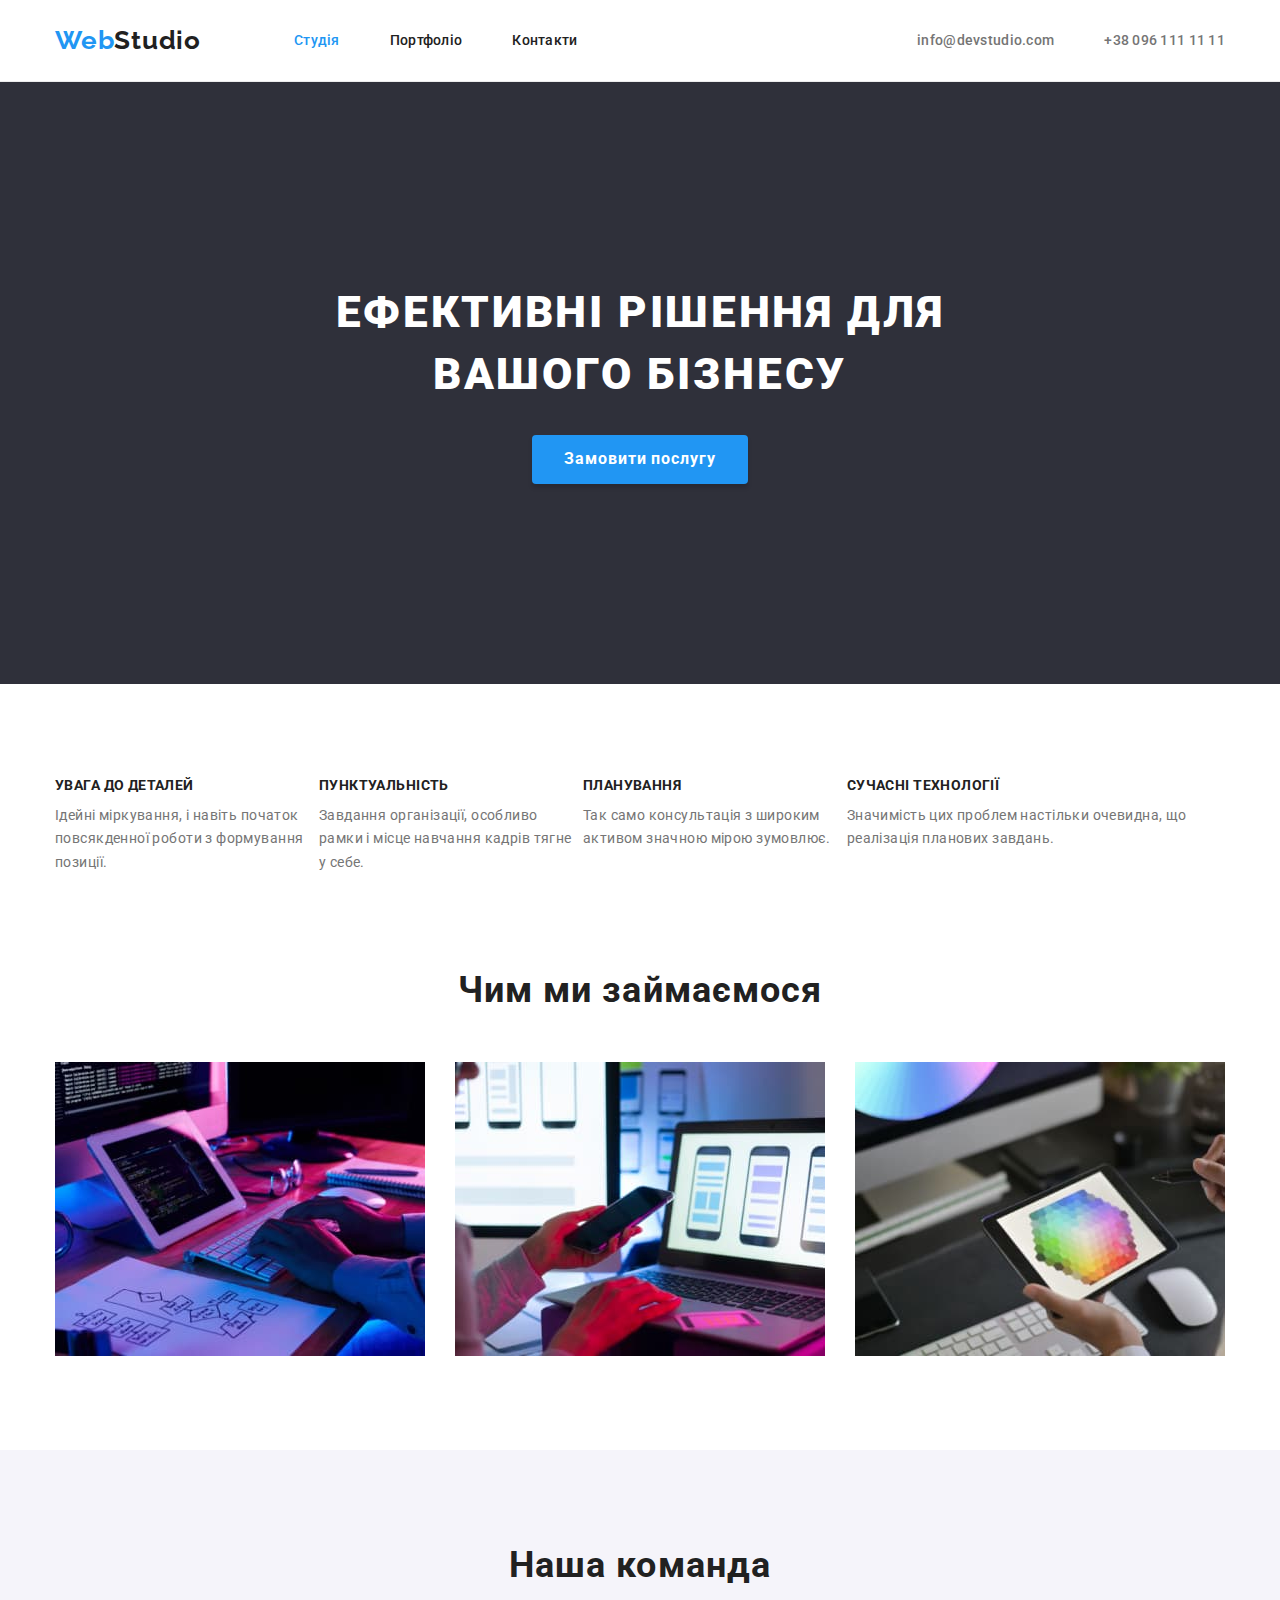
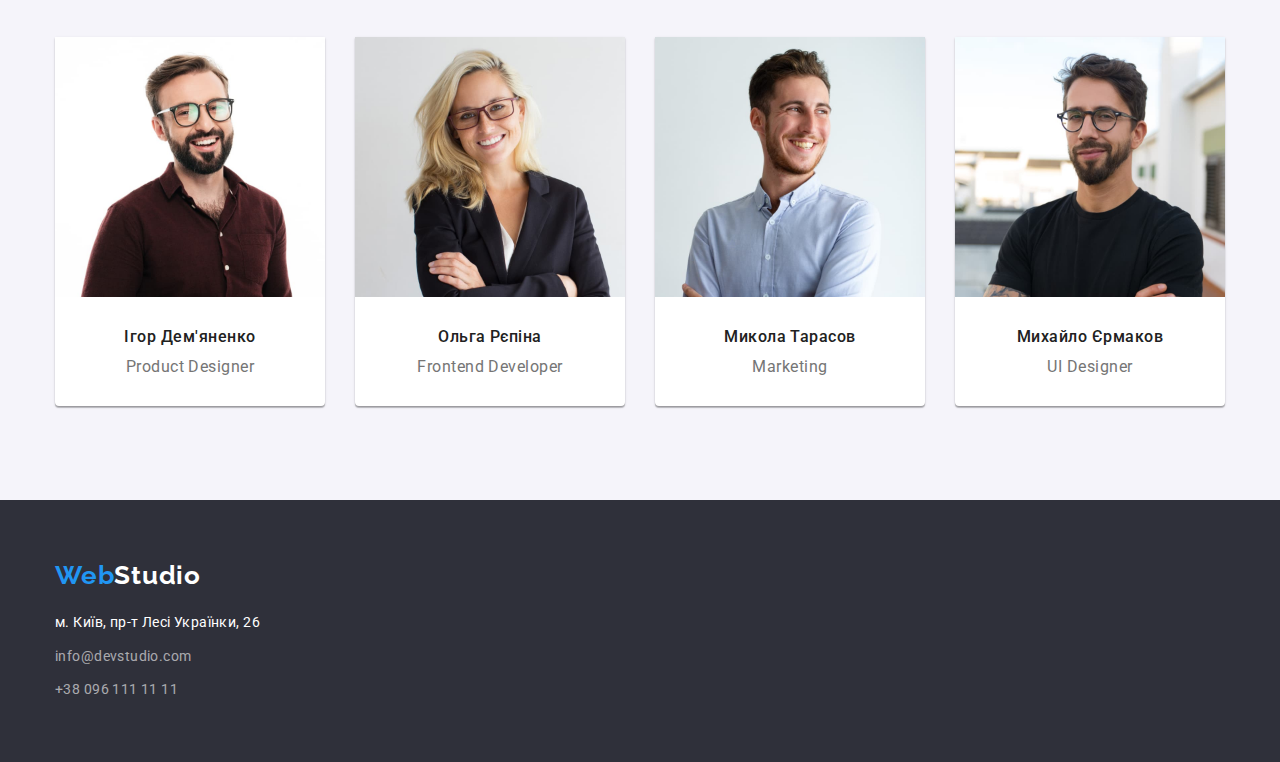
<file: index.html>
<!DOCTYPE html>
<html lang="uk">
  <head>
    <meta charset="UTF-8" />
    <meta http-equiv="X-UA-Compatible" content="IE=edge" />
    <meta name="viewport" content="width=device-width, initial-scale=1.0" />
    <title>WebStudio</title>
    <link rel="preconnect" href="https://fonts.googleapis.com" />
    <link rel="preconnect" href="https://fonts.gstatic.com" crossorigin />
    <link
      href="https://fonts.googleapis.com/css2?family=Raleway:wght@700&family=Roboto:wght@400;500;700;900&display=swap"
      rel="stylesheet"
    />
    <link
      rel="stylesheet"
      href="https://cdnjs.cloudflare.com/ajax/libs/modern-normalize/1.1.0/modern-normalize.min.css"
    />
    <link rel="stylesheet" href="./css/styles.css" />
  </head>

  <body>
    <!-- Шапка сторінки -->
    <header class="header">
      <div class="container">
        <nav class="nav">
          <a class="logo" lang="en" href="./index.html"> <span class="accent">Web</span>Studio</a>
          <ul class="nav-list">
            <li class="nav-list-item"><a class="nav-link current" href="">Студія</a></li>
            <li class="nav-list-item"><a class="nav-link" href="./portfolio.html">Портфоліо</a></li>
            <li class="nav-list-item"><a class="nav-link" href="">Контакти</a></li>
          </ul>
          <ul class="header-address-list">
            <li class="header-address-item">
              <a
                class="header-address-link"
                lang="en"
                href="mailto:info@devstudio.com"
                target="_blank"
                >info@devstudio.com</a
              >
            </li>
            <li class="header-address-item">
              <a class="header-address-link" href="tel:+380961111111">+38 096 111 11 11</a>
            </li>
          </ul>
        </nav>
      </div>
    </header>
    <main>
      <!-- Блок герой -->
      <section class="section hero">
        <div class="container">
          <h1 class="hero-title">ЕФЕКТИВНІ РІШЕННЯ ДЛЯ ВАШОГО БІЗНЕСУ</h1>
          <button class="action-button" type="button">Замовити послугу</button>
        </div>
      </section>
      <!-- Особливості -->
      <section class="section features">
        <div class="container">
          <!-- Прихований заголовок особливості -->
          <h2 class="visually-hidden">Features</h2>
          <ul class="features-list">
            <li class="features-item">
              <!-- <img src="./images/studio-antenna.svg" alt="антена"> -->
              <h3 class="features-title">УВАГА ДО ДЕТАЛЕЙ</h3>
              <p class="features-post">
                Ідейні міркування, і навіть початок повсякденної роботи з формування позиції.
              </p>
            </li>
            <li class="features-item">
              <!-- <img src="./images/clock.svg" alt="годинник"> -->
              <h3 class="features-title">ПУНКТУАЛЬНІСТЬ</h3>
              <p class="features-post">
                Завдання організації, особливо рамки і місце навчання кадрів тягне у себе.
              </p>
            </li>
            <li class="features-item">
              <!-- <img src="./images/laptop.svg" alt="ноутбук"> -->
              <h3 class="features-title">ПЛАНУВАННЯ</h3>
              <p class="features-post">
                Так само консультація з широким активом значною мірою зумовлює.
              </p>
            </li>
            <li>
              <!-- <img src="./images/astronaut.svg" alt="астронавт"> -->
              <h3 class="features-title">СУЧАСНІ ТЕХНОЛОГІЇ</h3>
              <p class="features-post">
                Значимість цих проблем настільки очевидна, що реалізація планових завдань.
              </p>
            </li>
          </ul>
        </div>
      </section>
      <!-- Чим ми займаємося -->
      <section class="section what-we-do">
        <div class="container">
          <h2 class="what-we-do-title">Чим ми займаємося</h2>
          <ul class="what-we-do-list">
            <li class="what-we-do-item">
              <img src="./images/studio-keyboard.jpg" alt="клавіатура" width="370" />
            </li>
            <li class="what-we-do-item">
              <img src="./images/studio-mobile_phone.jpg" alt="мобільний телефон" width="370" />
            </li>
            <li class="what-we-do-item">
              <img src="./images/studio-touchpad.jpg" alt="планшет" width="370" />
            </li>
          </ul>
        </div>
      </section>
      <!-- Наша команда -->
      <section class="section team">
        <div class="container">
          <h2 class="team-title">Наша команда</h2>
          <ul class="team-list">
            <li class="team-worker">
              <img src="./images/studio-Ihor.jpg" alt="Ігор Дем'яненко" width="270" />
              <div class="worker-description">
                <h3 class="worker-name">Ігор Дем'яненко</h3>
                <p class="worker-post" lang="en">Product Designer</p>
              </div>
            </li>
            <li class="team-worker">
              <img src="./images/studio-olha.jpg" alt="Ольга Рєпіна" width="270" />
              <div class="worker-description">
                <h3 class="worker-name">Ольга Рєпіна</h3>
                <p class="worker-post" lang="en">Frontend Developer</p>
              </div>
            </li>
            <li class="team-worker">
              <img src="./images/studio-mykola.jpg" alt="Микола Тарасов" width="270" />
              <div class="worker-description">
                <h3 class="worker-name">Микола Тарасов</h3>
                <p class="worker-post" lang="en">Marketing</p>
              </div>
            </li>
            <li class="team-worker">
              <img src="./images/studio-mykhailo.jpg" alt="Михайло Єрмаков" width="270" />
              <div class="worker-description">
                <h3 class="worker-name">Михайло Єрмаков</h3>
                <p class="worker-post" lang="en">UI Designer</p>
              </div>
            </li>
          </ul>
        </div>
      </section>
    </main>
    <!-- Футер -->
    <footer class="footer">
      <div class="container">
        <a class="logo-white" lang="en" href="./index.html">
          <span class="accent">Web</span>Studio</a
        >
        <address>
          <ul class="footer-address-list">
            <li class="footer-address-item">
              <a
                class="footer-map-link"
                href="https://goo.gl/maps/p8fzcUA6neYmYtPV7"
                target="_blank"
                rel="noopener noreferrer nofollow"
              >
                м. Київ, пр-т Лесі Українки, 26
              </a>
            </li>
            <li class="footer-address-item">
              <a
                class="footer-address-link"
                lang="en"
                href="mailto:info@devstudio.com"
                target="_blank"
                >info@devstudio.com
              </a>
            </li>
            <li class="footer-address-item">
              <a class="footer-address-link" href="tel:+380961111111">+38 096 111 11 11</a>
            </li>
          </ul>
        </address>
      </div>
    </footer>
  </body>
</html>
</file>
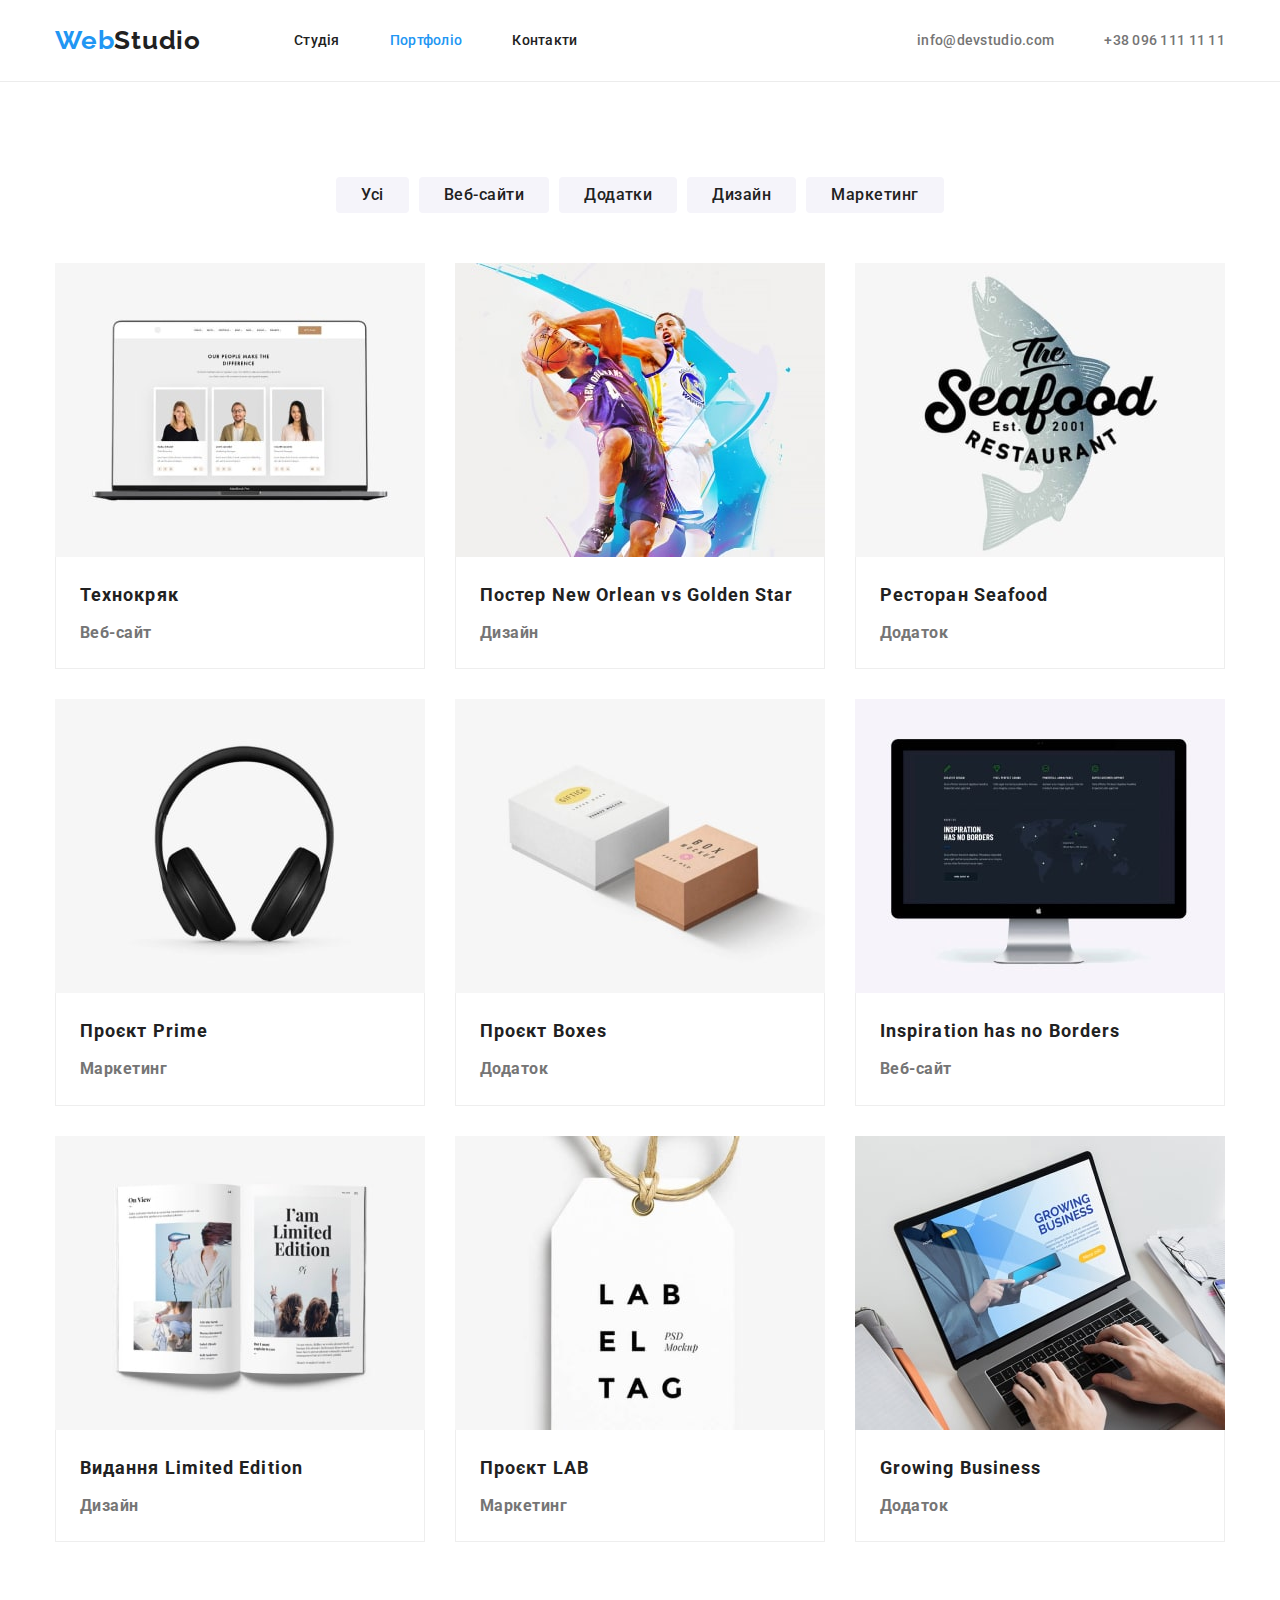
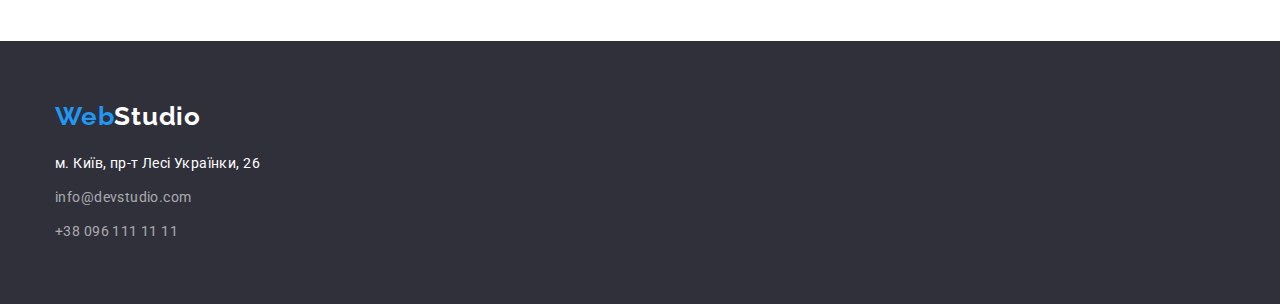
<file: portfolio.html>
<!DOCTYPE html>
<html lang="uk">
  <head>
    <meta charset="UTF-8" />
    <meta http-equiv="X-UA-Compatible" content="IE=edge" />
    <meta name="viewport" content="width=device-width, initial-scale=1.0" />
    <title>WebStudio</title>
    <link rel="preconnect" href="https://fonts.googleapis.com" />
    <link rel="preconnect" href="https://fonts.gstatic.com" crossorigin />
    <link
      href="https://fonts.googleapis.com/css2?family=Raleway:wght@700&family=Roboto:wght@400;500;700;900&display=swap"
      rel="stylesheet"
    />
    <link
      rel="stylesheet"
      href="https://cdnjs.cloudflare.com/ajax/libs/modern-normalize/1.1.0/modern-normalize.min.css"
    />
    <link rel="stylesheet" href="./css/styles.css" />
  </head>

  <body>
    <!-- Шапка сторінки -->
    <header class="header">
      <div class="container">
        <nav class="nav">
          <a class="logo" lang="en" href="./index.html"> <span class="accent">Web</span>Studio</a>
          <ul class="nav-list">
            <li class="nav-list-item"><a class="nav-link" href="./index.html">Студія</a></li>
            <li class="nav-list-item"><a class="nav-link current" href="">Портфоліо</a></li>
            <li class="nav-list-item"><a class="nav-link" href="">Контакти</a></li>
          </ul>
          <ul class="header-address-list">
            <li class="header-address-item">
              <a
                class="header-address-link"
                lang="en"
                href="mailto:info@devstudio.com"
                target="_blank"
                >info@devstudio.com</a
              >
            </li>
            <li class="header-address-item">
              <a class="header-address-link" href="tel:+380961111111">+38 096 111 11 11</a>
            </li>
          </ul>
        </nav>
      </div>
    </header>
    <main>
      <section class="section our-projects">
        <div class="container">
          <!-- Прихований заголовок "наші проекти" -->
          <h1 class="visually-hidden">Наші проекти</h1>
          <ul class="filter-list">
            <li><button class="filter-button" type="button">Усі</button></li>
            <li><button class="filter-button" type="button">Веб-сайти</button></li>
            <li><button class="filter-button" type="button">Додатки</button></li>
            <li><button class="filter-button" type="button">Дизайн</button></li>
            <li><button class="filter-button" type="button">Маркетинг</button></li>
          </ul>
          <ul class="our-projects-list">
            <li class="our-projects-item">
              <img
                src="./images/portfolio-people_on_screen.jpg"
                alt="люди на екрані ноутбука"
                width="370"
              />
              <div class="project-description">
                <h2 class="our-projects">Технокряк</h2>
                <p class="our-projects-post">Веб-сайт</p>
              </div>
            </li>
            <li class="our-projects-item">
              <img
                src="./images/portfolio-basketball_players.jpg"
                alt="баскетболісти"
                width="370"
              />
              <div class="project-description">
                <h2 class="our-projects">Постер New Orlean vs Golden Star</h2>
                <p class="our-projects-post">Дизайн</p>
              </div>
            </li>
            <li class="our-projects-item">
              <img src="./images/portfolio-seafood_logo.jpg" alt="лого Seafood" width="370" />
              <div class="project-description">
                <h2 class="our-projects">Ресторан Seafood</h2>
                <p class="our-projects-post">Додаток</p>
              </div>
            </li>
            <li class="our-projects-item">
              <img src="./images/portfolio-headphones.jpg" alt="навушники" width="370" />
              <div class="project-description">
                <h2 class="our-projects">Проєкт Prime</h2>
                <p class="our-projects-post">Маркетинг</p>
              </div>
            </li>
            <li class="our-projects-item">
              <img src="./images/portfolio-boxes.jpg" alt="коробки" width="370" />
              <div class="project-description">
                <h2 class="our-projects">Проєкт Boxes</h2>
                <p class="our-projects-post">Додаток</p>
              </div>
            </li>
            <li class="our-projects-item">
              <img src="./images/portfolio-imac.jpg" alt="iMac" width="370" />
              <div class="project-description">
                <h2 class="our-projects">Inspiration has no Borders</h2>
                <p class="our-projects-post">Веб-сайт</p>
              </div>
            </li>
            <li class="our-projects-item">
              <img src="./images/portfolio-magazine.jpg" alt="журнал" width="370" />
              <div class="project-description">
                <h2 class="our-projects">Видання Limited Edition</h2>
                <p class="our-projects-post">Дизайн</p>
              </div>
            </li>
            <li class="our-projects-item">
              <img src="./images/portfolio-label_tag.jpg" alt="тег" width="370" />
              <div class="project-description">
                <h2 class="our-projects">Проєкт LAB</h2>
                <p class="our-projects-post">Маркетинг</p>
              </div>
            </li>
            <li class="our-projects-item">
              <img src="./images/portfolio-laptop.jpg" alt="ноутбук" width="370" />
              <div class="project-description">
                <h2 class="our-projects">Growing Business</h2>
                <p class="our-projects-post">Додаток</p>
              </div>
            </li>
          </ul>
        </div>
      </section>
    </main>
    <!-- Футер -->
    <footer class="footer">
      <div class="container">
        <a class="logo-white" lang="en" href="./index.html">
          <span class="accent">Web</span>Studio</a
        >
        <address>
          <ul class="footer-address-list">
            <li class="footer-address-item">
              <a
                class="footer-map-link"
                href="https://goo.gl/maps/p8fzcUA6neYmYtPV7"
                target="_blank"
                rel="noopener noreferrer nofollow"
              >
                м. Київ, пр-т Лесі Українки, 26
              </a>
            </li>
            <li class="footer-address-item">
              <a
                class="footer-address-link"
                lang="en"
                href="mailto:info@devstudio.com"
                target="_blank"
                >info@devstudio.com
              </a>
            </li>
            <li class="footer-address-item">
              <a class="footer-address-link" href="tel:+380961111111">+38 096 111 11 11</a>
            </li>
          </ul>
        </address>
      </div>
    </footer>
  </body>
</html>
</file>
<file: css/styles.css>
/* колір основного тексту #212121; */
/* колір тексту параграфа #757575; */
/* білий колір тексту #FFFFFF; */
/* акцент #2196F3; */
/* фон хедера background: #FFFFFF; */
/* колір фона "блок герой" background: #2F303A; */
/* фон футера #2F303A; */

:root {
  --primary-text-color: #212121;
  --paragraph-color: #757575;
  --title-text-color: #212121;
  --hero-footer-background: #2f303a;
  --accent-color: #2196f3;
  /* --header-background: #ffffff; */
  --primary-white-color: #ffffff;
  --primary-background: #f5f5f5;
  --secondary-background: #f5f4fa;
}

/* візуальні контури для усіх елементів */
/* * {
  outline: 2px solid #b0c4de;
} */

/* скидання відступів для елементів */
h1,
h2,
h3,
h4,
h5,
h6,
ul,
p {
  margin: 0;
}

ul {
  padding-left: 0;
}

.section {
  padding-top: 94px;
  padding-bottom: 94px;
}

/* прибираємо маркери списку */
ul {
  list-style: none;
}

a {
  text-decoration: none;
  color: inherit;
}

img {
  display: block;
  max-width: 100%;
  height: auto;
}

/* параметри  контейнеру */
.container {
  width: 1200px;
  padding-right: 15px;
  padding-left: 15px;
  margin: 0 auto;
}

body {
  color: var(--primary-text-color);
  font-family: 'Roboto', sans-serif;
  font-weight: 400;
}

/* нижня рамка в header */
.header {
  border-bottom: 1px solid #ececec;
}

.logo {
  font-family: 'Raleway', sans-serif;
  color: var(--primary-text-color);
  font-weight: 700;
  font-size: 26px;
  line-height: 1.2;
  letter-spacing: 0.03em;

  margin-top: 25px;
  margin-bottom: 25px;
}

/* колір першої частини логотипу */
.accent {
  color: var(--accent-color);
}

.nav {
  display: flex;
  align-items: center;
}

/* збільшую розмір клікабельного сектору для посилань в навігації*/
.nav-link {
  display: block;
  padding-top: 32px;
  padding-bottom: 32px;
}

/* прибираю крайню геометрію */
.nav-list .nav-list-item + .nav-list-item {
  margin-left: 50px;
}

/* текст посилань в хедері */
.nav-list {
  color: var(--primary-text-color);
  font-size: 14px;
  font-weight: 500;
  line-height: 1.1;
  letter-spacing: 0.02em;

  display: flex;
  margin-left: 93px;
}

.nav-link:hover,
.nav-link:focus {
  color: var(--accent-color);
}

/* маркер поточної сторінки */
.nav-link.current {
  color: var(--accent-color);
}

/* пошта та номер телефону в хедері */
.header-address-list {
  font-size: 14px;
  font-weight: 500;
  line-height: 1.1;
  letter-spacing: 0.02em;

  display: flex;
  margin-left: auto;
}

/* колір тексту пошта та телефон в хедері*/
.header-address-item {
  color: var(--paragraph-color);
  font-size: 14px;
  font-weight: 500;
  line-height: 1.1;
  letter-spacing: 0.02em;

  display: flex;
}

/* міняю колір тексту пошта і номер телефону в хедері та збільшую розмір клікабельного сектору */
.header-address-link {
  color: var(--paragraph-color);
  display: block;
  padding-top: 32px;
  padding-bottom: 32px;
}

.header-address-link:hover,
.header-address-link:focus {
  color: var(--accent-color);
}

/* прибираю крайню геометрію для пошти в хедері*/
.header-address-list .header-address-item + .header-address-item {
  margin-left: 50px;
}

.hero {
  background-color: var(--hero-footer-background);
  padding-top: 200px;
  padding-bottom: 200px;
  margin-left: auto;
  margin-right: auto;
}

/* колір фону hero */
/* .hero {
  background-color: var(--hero-footer-background);
} */

/* текст в герої */
.hero-title {
  color: var(--primary-white-color);
  font-size: 44px;
  font-weight: 900;
  line-height: 1.4;
  letter-spacing: 0.06em;
  text-transform: uppercase;
  text-align: center;

  margin-bottom: 30px;
  margin-left: auto;
  margin-right: auto;
  max-width: 700px;
}

/* кнопка "замовити послугу" */
.action-button {
  background-color: var(--accent-color);
  color: var(--primary-white-color);
  font-family: Roboto;
  font-size: 16px;
  font-weight: 700;
  line-height: 1.8;
  letter-spacing: 0.06em;

  display: block;
  padding: 10px 32px;
  margin: 0 auto;
  box-shadow: 0px 4px 4px rgba(0, 0, 0, 0.15);
  border-radius: 4px;
  border: none;
  min-width: 216px;
}

.action-button:hover,
.action-button:focus {
  color: var(--primary-white-color);
  background-color: #188ce8;
}

/* flex для секції "особливості" */
.features-list {
  display: flex;
  gap: 10px;
}

.features-item {
  width: 370px;
}

/* заголовки в секції "особливості" */
.features-title {
  color: var(--title-text-color);
  font-size: 14px;
  font-weight: 700;
  line-height: 1.1;
  letter-spacing: 0.03em;
  text-align: left;
  text-transform: uppercase;

  margin-bottom: 10px;
}

/* текст в параграфі "особливості" */
.features-post {
  color: var(--paragraph-color);
  font-weight: 400;
  font-size: 14px;
  line-height: 1.7;
  letter-spacing: 0.03em;
  text-align: left;
}

.what-we-do {
  padding-top: 0;
}

/* flex для "what we do" */
.what-we-do-list {
  display: flex;
  justify-content: center;
  gap: 30px;
}

/* заголовки "what we do" */
.what-we-do-title {
  color: var(--title-text-color);
  font-size: 36px;
  font-weight: 700;
  line-height: 1.2;
  letter-spacing: 0.03em;
  text-align: center;

  margin-bottom: 50px;
}

.team {
  background-color: var(--secondary-background);
}

/* flex для "our team" */
.team-list {
  display: flex;
  justify-content: center;
  gap: 30px;
}

.team-worker {
  width: 270px;
  box-shadow: 0px 1px 3px rgba(0, 0, 0, 0.12), 0px 1px 1px rgba(0, 0, 0, 0.14),
    0px 2px 1px rgba(0, 0, 0, 0.2);
  border-radius: 0px 0px 4px 4px;
  background-color: var(--primary-white-color);
}

/* заголовки "our team" */
.team-title {
  color: var(--title-text-color);
  font-size: 36px;
  font-weight: 700;
  line-height: 1.2;
  letter-spacing: 0.03em;
  text-align: center;

  margin-bottom: 50px;
}

/* ім'я та прізвища співробітників */
.worker-name {
  color: var(--title-text-color);
  font-size: 16px;
  font-weight: 500;
  line-height: 1.2;
  letter-spacing: 0.03em;
  text-align: center;

  margin-bottom: 10px;
  /* min-width: 129px; */
}

/* текст опису посади співробітника */
.worker-post {
  color: var(--paragraph-color);
  font-size: 16px;
  line-height: 1.2;
  letter-spacing: 0.03em;
  text-align: center;
}

/* div для опису працівника */
.worker-description {
  padding: 30px;
}

/* приховуємо заголовок "our projects" */
.visually-hidden {
  position: absolute;
  width: 1px;
  height: 1px;
  margin: -1px;
  border: 0;
  padding: 0;
  white-space: nowrap;
  clip-path: inset(100%);
  clip: rect(0 0 0 0);
  overflow: hidden;
}

/* робимо flex для кнопок фільтра */
.filter-list {
  display: flex;
  justify-content: center;
  gap: 10px;
  margin-bottom: 50px;
}

/* кнопки фильтра */
.filter-button {
  color: var(--primary-text-color);
  background-color: var(--secondary-background);
  font-family: Roboto;
  font-size: 16px;
  font-weight: 500;
  line-height: 1.6;
  letter-spacing: 0.03em;
  text-align: center;
  border: none;

  padding: 5px 25px;
  border-radius: 4px;
}

.filter-button:hover,
.filter-button:focus {
  color: var(--primary-white-color);
  background-color: var(--accent-color);
  /* box-shadow: 0px 3px 1px rgba(0, 0, 0, 0.1), 0px 1px 2px rgba(0, 0, 0, 0.08), 0px 2px 2px rgba(0, 0, 0, 0.12);
border-radius: 4px; */
}

/* flex для секцій "наші проекти" */
.our-projects-list {
  display: flex;
  flex-wrap: wrap;
  gap: 30px;
}

.our-projects-item {
  width: 370px;
  /* flex-basis: calc((100% - 60px) / 3); */
}

/* div для опису проекта */
.project-description {
  padding: 20px 24px;
  border-left: 1px solid #eeeeee;
  border-right: 1px solid #eeeeee;
  border-bottom: 1px solid #eeeeee;
  background-color: var(--primary-white-color);
}

/* заголовки в секції "наші проекти" */
.our-projects {
  color: var(--title-text-color);
  font-size: 18px;
  font-weight: 700;
  line-height: 2;
  letter-spacing: 0.06em;

  margin-bottom: 5px;
}

/* текст в параграфах "наші проекти"*/
.our-projects-post {
  color: var(--paragraph-color);
  font-size: 16px;
  line-height: 1.9;
  letter-spacing: 0.03em;
  text-align: left;
}

.footer {
  background-color: var(--hero-footer-background);

  padding-top: 60px;
  padding-bottom: 60px;
}

/* "studio" білим кольором в футері */
.logo-white {
  display: block;
  font-family: 'Raleway', sans-serif;
  color: var(--primary-text-color);
  color: var(--primary-white-color);
  font-weight: 700;
  font-size: 26px;
  line-height: 1.2;
  letter-spacing: 0.03em;

  margin-bottom: 20px;
}

/* колір адреси (посилання на мапу) в футері*/
.footer-map-link {
  color: var(--primary-white-color);
  font-size: 14px;
  font-weight: 400;
  line-height: 1.7;
  letter-spacing: 0.03em;
  font-style: normal;
}

/* колір тексту пошта та телефон в футері*/
.footer-address-link {
  color: rgba(255, 255, 255, 0.6);
  font-size: 14px;
  font-weight: 400;
  line-height: 1.7;
  letter-spacing: 0.03em;
  font-style: normal;
}

.footer-address-item {
  margin-bottom: 10px;
}

.footer-address-item:last-child {
  margin-bottom: 0;
}

.footer-map-link:hover,
.footer-map-link:focus {
  color: var(--accent-color);
}

.footer-address-link:hover,
.footer-address-link:focus {
  color: var(--accent-color);
}
</file>
